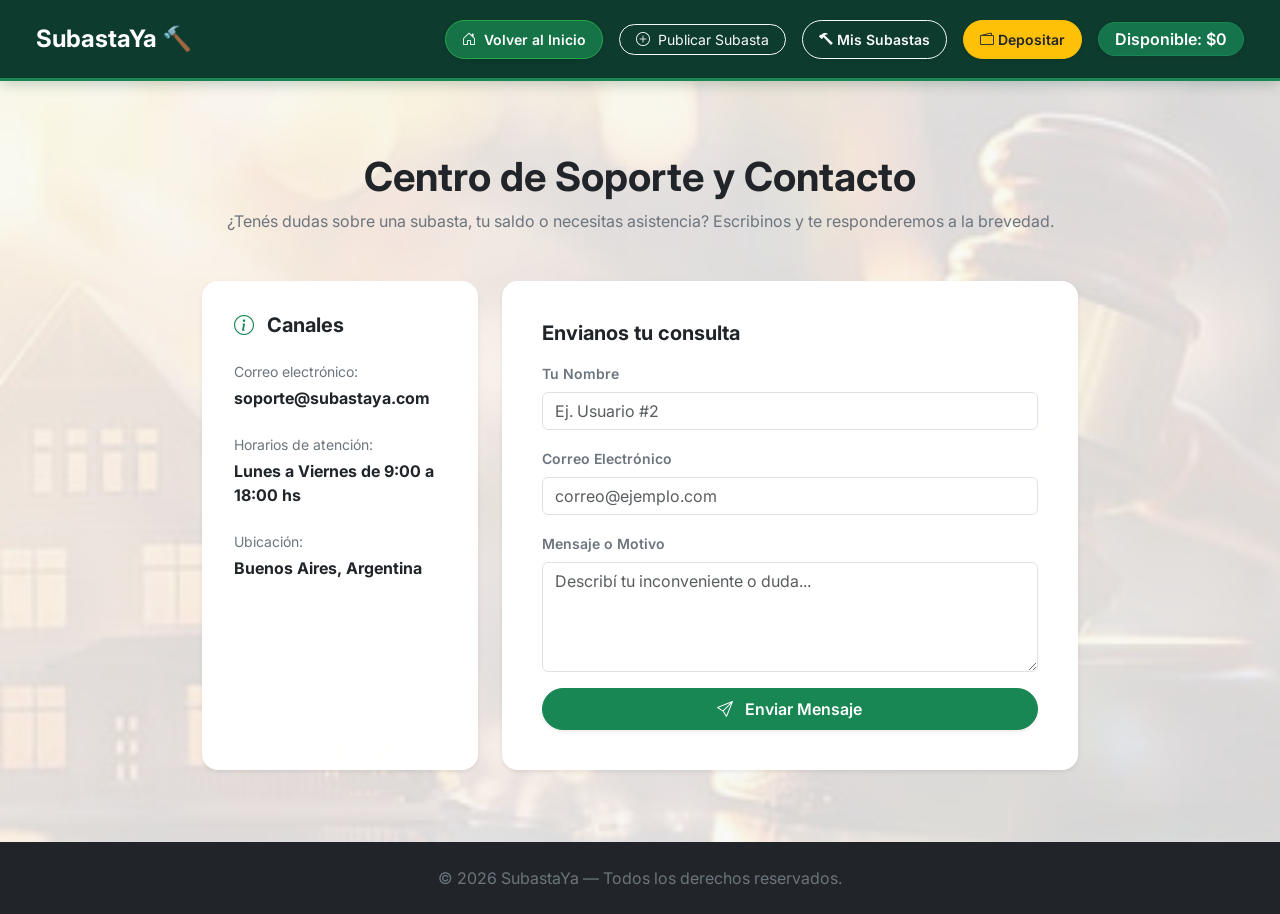
<file: Front-end/HTML/contacto.html>
<!DOCTYPE html>
<html lang="es">

<head>
    <meta charset="UTF-8">
    <meta name="viewport" content="width=device-width, initial-scale=1.0">
    <title>SubastaYa - Contacto y Soporte</title>

    <!-- Bootstrap 5 -->
    <link href="https://cdn.jsdelivr.net/npm/bootstrap@5.3.2/dist/css/bootstrap.min.css" rel="stylesheet">
    <!-- Bootstrap Icons -->
    <link rel="stylesheet" href="https://cdn.jsdelivr.net/npm/bootstrap-icons@1.11.3/font/bootstrap-icons.min.css">
    <!-- Google Fonts -->
    <link href="https://fonts.googleapis.com/css2?family=Inter:wght@300;400;500;600;700;800&display=swap" rel="stylesheet">

    <style>
        body {
            font-family: 'Inter', sans-serif;
            position: relative;
            min-height: 100vh;
        }
        body::before {
            content: "";
            position: fixed;
            top: 0;
            left: 0;
            width: 100%;
            height: 100%;
            background-image: url('../images/subasta.jpg');
            background-size: cover;
            background-position: center;
            opacity: 0.15;
            z-index: -1;
        }
        .card-contacto {
            background-color: rgba(255, 255, 255, 0.98) !important;
            border-radius: 1rem !important;
        }
        .btn-action-custom {
            transition: all 0.2s ease-in-out;
        }
        .btn-action-custom:hover {
            transform: translateY(-2px);
        }
    </style>
</head>

<body class="bg-light d-flex flex-column min-vh-100">

    <!-- =========================
         NAVBAR IDÉNTICO AL HOME
    ========================= -->
    <nav class="navbar navbar-expand-lg navbar-dark px-4 mb-5 py-3" style="background-color: #0d3b2e; border-bottom: 3px solid #198754; box-shadow: 0 4px 12px rgba(13, 59, 46, 0.2);">
        <div class="container-fluid">
            <!-- Logo -->
            <a class="navbar-brand fw-bold fs-4 text-white text-decoration-none" href="home.html">
                SubastaYa <span class="text-warning">🔨</span>
            </a>

            <div class="d-flex align-items-center flex-wrap gap-3">
                <!-- Botón de Volver al Inicio -->
                <a href="home.html" class="btn btn-success btn-sm rounded-pill px-3 py-2 fw-semibold d-inline-flex align-items-center gap-2 shadow-sm text-decoration-none" style="background-color: #157347; border: 1px solid #28a745;">
                    <i class="bi bi-house-door"></i> Volver al Inicio
                </a>

                

                <a href="crearSubasta.html" class="btn btn-outline-light btn-sm rounded-pill px-3">
                    <i class="bi bi-plus-circle me-1"></i> Publicar Subasta
                </a>

                <!-- Botón Mis Subastas -->
                <a href="miSubastas.html" class="btn btn-outline-light btn-sm rounded-pill px-3 py-2 fw-semibold d-inline-flex align-items-center gap-1 shadow-sm btn-action-custom text-decoration-none">
                    <i class="bi bi-hammer"></i> Mis Subastas
                </a>

                <!-- Botón Depositar -->
                <a href="depositar.html" class="btn btn-warning btn-sm rounded-pill px-3 py-2 fw-semibold d-inline-flex align-items-center gap-1 shadow-sm text-dark btn-action-custom text-decoration-none">
                    <i class="bi bi-wallet2"></i> Depositar
                </a>

                 <!-- Saldo de Billetera -->
                <div class="badge bg-success bg-opacity-75 border border-success px-3 py-2 rounded-pill fs-6 fw-semibold text-white shadow-sm" id="lblSaldo">
                    Disponible: $0
                </div>
            </div>
        </div>
    </nav>


    <!-- =========================
         CONTENIDO DE CONTACTO
    ========================= -->
    <main class="flex-grow-1">
        <div class="container py-4" style="max-width: 900px;">
            
            <!-- Título de la sección -->
            <div class="text-center mb-5">
                <h1 class="fw-bold text-dark mb-2">Centro de Soporte y Contacto</h1>
                <p class="text-secondary">¿Tenés dudas sobre una subasta, tu saldo o necesitas asistencia? Escribinos y te responderemos a la brevedad.</p>
            </div>

            <div class="row g-4">
                <!-- Información de contacto rápida -->
                <div class="col-md-4">
                    <div class="card card-contacto h-100 shadow-sm border-0 p-3">
                        <div class="card-body">
                            <h5 class="fw-bold text-dark mb-4"><i class="bi bi-info-circle text-success me-2"></i> Canales</h5>
                            
                            <div class="mb-4">
                                <p class="text-secondary small mb-1">Correo electrónico:</p>
                                <strong class="text-dark">soporte@subastaya.com</strong>
                            </div>

                            <div class="mb-4">
                                <p class="text-secondary small mb-1">Horarios de atención:</p>
                                <strong class="text-dark">Lunes a Viernes de 9:00 a 18:00 hs</strong>
                            </div>

                            <div>
                                <p class="text-secondary small mb-1">Ubicación:</p>
                                <strong class="text-dark">Buenos Aires, Argentina</strong>
                            </div>
                        </div>
                    </div>
                </div>

                <!-- Formulario de contacto -->
                <div class="col-md-8">
                    <div class="card card-contacto shadow-sm border-0 p-4">
                        <div class="card-body">
                            <h5 class="fw-bold text-dark mb-3">Envianos tu consulta</h5>
                            
                            <form onsubmit="event.preventDefault(); alert('¡Mensaje enviado con éxito! Nos pondremos en contacto pronto.');">
                                <div class="mb-3">
                                    <label for="nombre" class="form-label text-secondary small fw-semibold">Tu Nombre</label>
                                    <input type="text" class="form-control" id="nombre" placeholder="Ej. Usuario #2" required>
                                </div>

                                <div class="mb-3">
                                    <label for="email" class="form-label text-secondary small fw-semibold">Correo Electrónico</label>
                                    <input type="email" class="form-control" id="email" placeholder="correo@ejemplo.com" required>
                                </div>

                                <div class="mb-3">
                                    <label for="mensaje" class="form-label text-secondary small fw-semibold">Mensaje o Motivo</label>
                                    <textarea class="form-control" id="mensaje" rows="4" placeholder="Describí tu inconveniente o duda..." required></textarea>
                                </div>

                                <button type="submit" class="btn btn-success w-100 fw-semibold py-2 rounded-pill shadow-sm">
                                    <i class="bi bi-send me-2"></i> Enviar Mensaje
                                </button>
                            </form>
                        </div>
                    </div>
                </div>
            </div>

        </div>
    </main>


    <!-- =========================
         FOOTER
    ========================= -->
    <footer class="bg-dark text-white mt-5">
        <div class="container py-4 text-center text-secondary">
            <p class="mb-0">© 2026 SubastaYa — Todos los derechos reservados.</p>
        </div>
    </footer>

    <!-- Bootstrap JS -->
    <script src="https://cdn.jsdelivr.net/npm/bootstrap@5.3.2/dist/js/bootstrap.bundle.min.js"></script>
    <!-- JavaScript  -->
    <script type="module" src="../js/controller.js"></script>
</body>

</html>
</file>
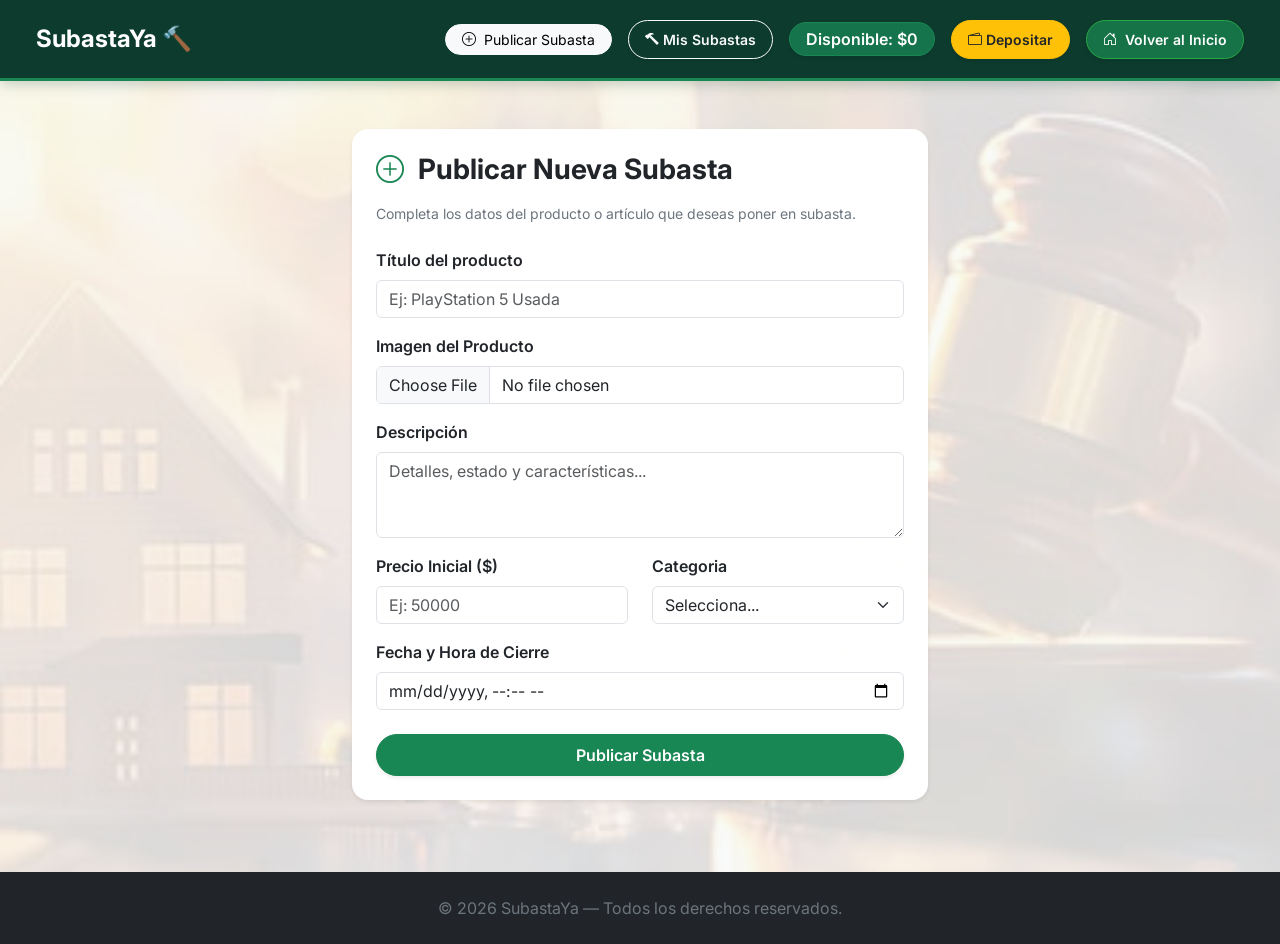
<file: Front-end/HTML/crearSubasta.html>
<!DOCTYPE html>
<html lang="es">

<head>
    <meta charset="UTF-8">
    <meta name="viewport" content="width=device-width, initial-scale=1.0">
    <title>SubastaYa - Crear Subasta</title>

    <!-- Bootstrap 5 -->
    <link href="https://cdn.jsdelivr.net/npm/bootstrap@5.3.2/dist/css/bootstrap.min.css" rel="stylesheet">
    <!-- Bootstrap Icons -->
    <link rel="stylesheet" href="https://cdn.jsdelivr.net/npm/bootstrap-icons@1.11.3/font/bootstrap-icons.min.css">
    <!-- Google Fonts -->
    <link href="https://fonts.googleapis.com/css2?family=Inter:wght@300;400;500;600;700;800&display=swap" rel="stylesheet">

    <style>
        body {
            font-family: 'Inter', sans-serif;
            position: relative;
            min-height: 100vh;
        }
        body::before {
            content: "";
            position: fixed;
            top: 0;
            left: 0;
            width: 100%;
            height: 100%;
            background-image: url('../images/subasta.jpg');
            background-size: cover;
            background-position: center;
            opacity: 0.15;
            z-index: -1;
        }
        .card-custom {
            background-color: rgba(255, 255, 255, 0.98) !important;
            border-radius: 1rem !important;
        }
        .btn-action-custom {
            transition: all 0.2s ease-in-out;
        }
        .btn-action-custom:hover {
            transform: translateY(-2px);
        }
    </style>
</head>

<body class="bg-light d-flex flex-column min-vh-100">

    <!-- =========================
         NAVBAR UNIFICADO
    ========================= -->
    <nav class="navbar navbar-expand-lg navbar-dark px-4 mb-4 py-3" style="background-color: #0d3b2e; border-bottom: 3px solid #198754; box-shadow: 0 4px 12px rgba(13, 59, 46, 0.2);">
        <div class="container-fluid">
            <!-- Logo -->
            <a class="navbar-brand fw-bold fs-4 text-white text-decoration-none" href="home.html">
                SubastaYa <span class="text-warning">🔨</span>
            </a>

            <div class="d-flex align-items-center flex-wrap gap-3">
                
                <a href="crearSubasta.html" class="btn btn-outline-light btn-sm rounded-pill px-3 active">
                    <i class="bi bi-plus-circle me-1"></i> Publicar Subasta
                </a>

                <!-- Botón Mis Subastas -->
                <a href="miSubastas.html" class="btn btn-outline-light btn-sm rounded-pill px-3 py-2 fw-semibold d-inline-flex align-items-center gap-1 shadow-sm btn-action-custom text-decoration-none">
                    <i class="bi bi-hammer"></i> Mis Subastas
                </a>

                <!-- Saldo de Billetera -->
                <div class="badge bg-success bg-opacity-75 border border-success px-3 py-2 rounded-pill fs-6 fw-semibold text-white shadow-sm" id="lblSaldo">
                    Disponible: $0
                </div>

                <!-- Botón Depositar -->
                <a href="depositar.html" class="btn btn-warning btn-sm rounded-pill px-3 py-2 fw-semibold d-inline-flex align-items-center gap-1 shadow-sm text-dark btn-action-custom text-decoration-none">
                    <i class="bi bi-wallet2"></i> Depositar
                </a>

                <!-- Botón de Volver al Inicio (Ubicado al final del nav) -->
                <a href="home.html" class="btn btn-success btn-sm rounded-pill px-3 py-2 fw-semibold d-inline-flex align-items-center gap-2 shadow-sm text-decoration-none" style="background-color: #157347; border: 1px solid #28a745;">
                    <i class="bi bi-house-door"></i> Volver al Inicio
                </a>
            </div>
        </div>
    </nav>

    <!-- =========================
         CONTENIDO PRINCIPAL
    ========================= -->
    <main class="flex-grow-1">
        <div class="container py-4" style="max-width: 600px;">
            <div class="card card-custom shadow-sm border-0 p-4">
                <h3 class="fw-bold text-dark mb-3"><i class="bi bi-plus-circle text-success me-2"></i> Publicar Nueva Subasta</h3>
                <p class="text-secondary small mb-4">Completa los datos del producto o artículo que deseas poner en subasta.</p>

                <form id="formCrearSubasta">
                    <div class="mb-3">
                        <label class="form-label fw-semibold">Título del producto</label>
                        <input type="text" id="titulo" class="form-control" required placeholder="Ej: PlayStation 5 Usada">
                    </div>

                    <div class="mb-3">
                    <label class="form-label fw-semibold">Imagen del Producto</label>
                    <input type="file" id="imagenFile" class="form-control" accept="image/png, image/jpeg, image/jpg" required>
                    </div>

                    <div class="mb-3">
                        <label class="form-label fw-semibold">Descripción</label>
                        <textarea id="descripcion" class="form-control" rows="3" required placeholder="Detalles, estado y características..."></textarea>
                    </div>

                    <div class="row">
                        <div class="col-md-6 mb-3">
                            <label class="form-label fw-semibold">Precio Inicial ($)</label>
                            <input type="number" id="precioInicial" class="form-control" required min="1" placeholder="Ej: 50000">
                        </div>
                        <div class="col-md-6 mb-3">
                            <label class="form-label fw-semibold">Categoria</label>
                            <select id="categoriaId" class="form-select" required>
                                <option value="">Selecciona...</option>
                                <option value="1">Tecnología</option>
                                    <option value="2">Coleccionables</option>
                                    <option value="3">Indumentaria</option>
                                    <option value="4">Vehiculos</option>
                            </select>
                        </div>
                    </div>

                    <div class="mb-4">
                        <label class="form-label fw-semibold">Fecha y Hora de Cierre</label>
                        <input type="datetime-local" id="fechaFin" class="form-control" required>
                    </div>

                    <button type="submit" class="btn btn-success w-100 py-2 fw-semibold rounded-pill shadow-sm">Publicar Subasta</button>
                </form>
            </div>
        </div>
    </main>

    <!-- =========================
         FOOTER
    ========================= -->
    <footer class="bg-dark text-white mt-5">
        <div class="container py-4 text-center text-secondary">
            <p class="mb-0">© 2026 SubastaYa — Todos los derechos reservados.</p>
        </div>
    </footer>

    <!-- Bootstrap JS -->
    <script src="https://cdn.jsdelivr.net/npm/bootstrap@5.3.2/dist/js/bootstrap.bundle.min.js"></script>
    <!-- Controlador JS  -->
    <script type="module" src="../js/controller.js"></script>
</body>

</html>
</file>
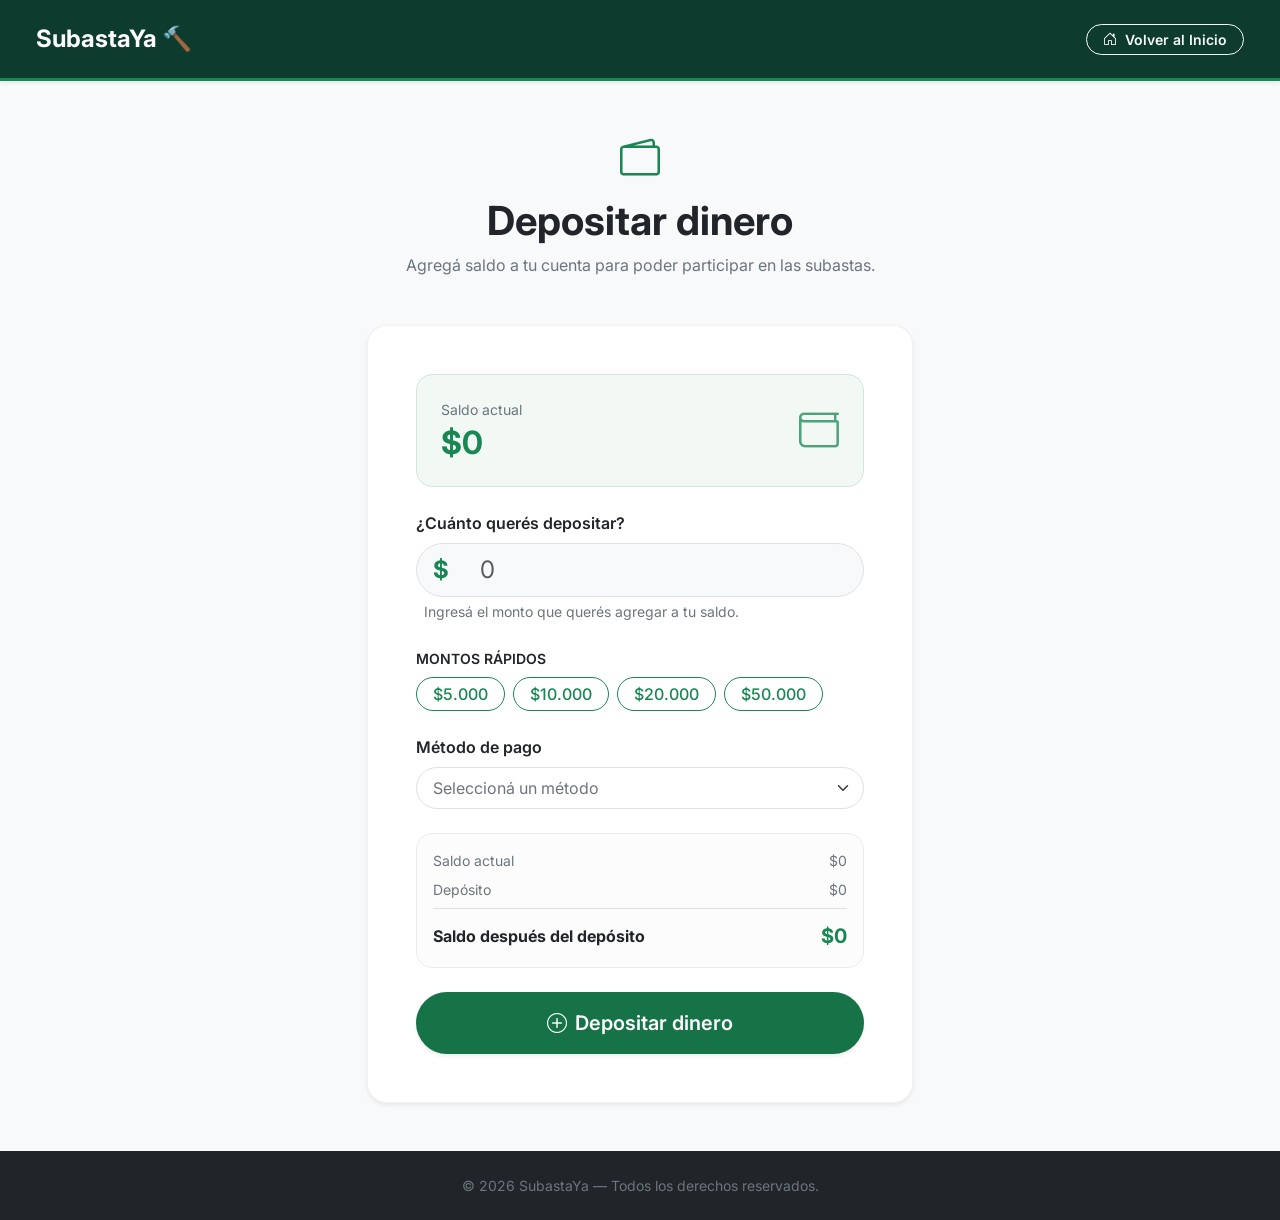
<file: Front-end/HTML/depositar.html>
<!DOCTYPE html>
<html lang="es">

<head>
    <meta charset="UTF-8">
    <meta name="viewport" content="width=device-width, initial-scale=1.0">
    <title>SubastaYa - Depositar Dinero</title>

    <!-- Bootstrap 5 -->
    <link href="https://cdn.jsdelivr.net/npm/bootstrap@5.3.2/dist/css/bootstrap.min.css" rel="stylesheet">
    <!-- Bootstrap Icons -->
    <link rel="stylesheet" href="https://cdn.jsdelivr.net/npm/bootstrap-icons@1.11.3/font/bootstrap-icons.min.css">
    <!-- Google Fonts -->
    <link href="https://fonts.googleapis.com/css2?family=Inter:wght@300;400;500;600;700;800&display=swap" rel="stylesheet">

    <style>
        body {
            font-family: 'Inter', sans-serif;
            position: relative;
            min-height: 100vh;
            background-color: #f8f9fa;
        }
        body::before {
            content: "";
            position: fixed;
            top: 0;
            left: 0;
            width: 100%;
            height: 100%;
            background-image: url('https://images.unsplash.com/photo-1526304640581-d334cdbbf45e?q=80&w=1920&auto=format&fit=crop');
            background-size: cover;
            background-position: center;
            opacity: 0.15;
            z-index: -1;
        }
        .card-custom {
            background-color: #ffffff !important;
            border-radius: 1.25rem !important;
            border: 1px solid rgba(0, 0, 0, 0.05);
        }
        .card-saldo {
            background-color: #f2f9f5 !important;
            border: 1px solid #d1e7dd;
            border-radius: 1rem !important;
        }
        .card-resumen {
            background-color: #fcfcfc !important;
            border: 1px solid #e9ecef;
            border-radius: 1rem !important;
        }
        .btn-monto-rapido {
            border: 1px solid #198754;
            color: #198754;
            background-color: transparent;
            border-radius: 50rem;
            transition: all 0.2s ease-in-out;
            font-weight: 500;
        }
        .btn-monto-rapido:hover, .btn-monto-rapido.active {
            background-color: #198754;
            color: #ffffff;
        }
        .btn-action-custom {
            background-color: #157347;
            border: none;
            transition: all 0.2s ease-in-out;
        }
        .btn-action-custom:hover {
            background-color: #146c43;
            transform: translateY(-2px);
        }
    </style>
</head>

<body class="d-flex flex-column min-vh-100">

    <!-- =========================
        NAVBAR COMPACTO
    ========================== -->
    <nav class="navbar navbar-dark px-4 py-3 shadow-sm" style="background-color: #0d3b2e; border-bottom: 3px solid #198754;">
        <div class="container-fluid d-flex justify-content-between align-items-center">
            <a class="navbar-brand fw-bold fs-4 text-white text-decoration-none" href="home.html">
                SubastaYa <span class="text-warning">🔨</span>
            </a>
            <div class="d-flex align-items-center gap-3">
                <a href="home.html" class="btn btn-outline-light btn-sm rounded-pill px-3 fw-semibold">
                    <i class="bi bi-house-door me-1"></i> Volver al Inicio
                </a>
            </div>
        </div>
    </nav>

    <!-- =========================
        CONTENIDO PRINCIPAL
    ========================== -->
    <main class="flex-grow-1 py-5">
        <div class="container">
            
            <!-- Encabezado de la Sección -->
            <div class="text-center mb-5">
                <div class="text-success mb-2">
                    <i class="bi bi-wallet2 fs-1"></i>
                </div>
                <h1 class="fw-bold text-dark display-6">Depositar dinero</h1>
                <p class="text-secondary">Agregá saldo a tu cuenta para poder participar en las subastas.</p>
            </div>

            <!-- Tarjeta Central de Depósito -->
            <div class="row justify-content-center">
                <div class="col-md-8 col-lg-6">
                    <div class="card card-custom shadow-sm p-4 p-md-5">

                        <!-- 1. Saldo Actual -->
                        <div class="card card-saldo p-4 mb-4 d-flex flex-row justify-content-between align-items-center shadow-none">
                            <div>
                                <span class="text-secondary small d-block mb-1">Saldo actual</span>
                                <h2 class="fw-bold text-success mb-0" id="lblSaldoActual">$0</h2>
                            </div>
                            <div class="text-success fs-1 opacity-75">
                                <i class="bi bi-wallet"></i>
                            </div>
                        </div>

                        <!-- 2. Input de Monto -->
                        <div class="mb-4">
                            <label for="inputMonto" class="form-label fw-semibold text-dark">¿Cuánto querés depositar?</label>
                            <div class="input-group input-group-lg bg-light rounded-pill border overflow-hidden px-2 shadow-none" style="border-color: #dee2e6 !important;">
                                <span class="input-group-text bg-transparent border-0 text-success ps-2 fs-4 fw-bold">$</span>
                                <input type="number" id="inputMonto" class="form-control bg-transparent border-0 shadow-none fs-4 text-dark" placeholder="0" min="1">
                            </div>
                            <small class="text-secondary mt-1 d-block ms-2">Ingresá el monto que querés agregar a tu saldo.</small>
                        </div>

                        <!-- 3. Montos Rápidos -->
                        <div class="mb-4">
                            <label class="form-label fw-semibold text-dark small text-uppercase tracking-wider">Montos rápidos</label>
                            <div class="d-flex flex-wrap gap-2">
                                <button type="button" class="btn btn-monto-rapido px-3 py-1 btn-monto" data-valor="5000">$5.000</button>
                                <button type="button" class="btn btn-monto-rapido px-3 py-1 btn-monto" data-valor="10000">$10.000</button>
                                <button type="button" class="btn btn-monto-rapido px-3 py-1 btn-monto" data-valor="20000">$20.000</button>
                                <button type="button" class="btn btn-monto-rapido px-3 py-1 btn-monto" data-valor="50000">$50.000</button>
                            </div>
                        </div>

                        <!-- 4. Método de Pago -->
                        <div class="mb-4">
                            <label for="selectMetodoPago" class="form-label fw-semibold text-dark">Método de pago</label>
                            <select id="selectMetodoPago" class="form-select form-select-lg rounded-pill shadow-none fs-6 text-secondary">
                                <option value="" selected disabled>Seleccioná un método</option>
                                <option value="tarjeta">Tarjeta de Crédito / Débito</option>
                                <option value="transferencia">Transferencia Bancaria (Alias/CVU)</option>
                                <option value="mercadopago">Mercado Pago</option>
                            </select>
                        </div>

                        <!-- 5. Resumen de Transacción -->
                        <div class="card card-resumen p-3 mb-4 shadow-none">
                            <div class="d-flex justify-content-between mb-2 small text-secondary">
                                <span>Saldo actual</span>
                                <span id="resumenSaldoActual">$0</span>
                            </div>
                            <div class="d-flex justify-content-between mb-2 small text-secondary border-bottom pb-2">
                                <span>Depósito</span>
                                <span id="resumenDeposito">$0</span>
                            </div>
                            <div class="d-flex justify-content-between align-items-center pt-1">
                                <span class="fw-bold text-dark">Saldo después del depósito</span>
                                <span class="fw-bold text-success fs-5" id="resumenTotalFinal">$0</span>
                            </div>
                        </div>

                        <!-- Botón de Acción -->
                        <button type="button" id="btnConfirmarDeposito" class="btn btn-action-custom btn-lg rounded-pill w-100 text-white fw-semibold py-3 shadow-sm d-flex align-items-center justify-content-center gap-2">
                            <i class="bi bi-plus-circle fs-5"></i> Depositar dinero
                        </button>

                    </div>
                </div>
            </div>

        </div>
    </main>

    <!-- Footer -->
    <footer class="bg-dark text-white py-4 mt-auto">
        <div class="container text-center text-secondary small">
            © 2026 SubastaYa — Todos los derechos reservados.
        </div>
    </footer>

    <!-- Bootstrap JS -->
    <script src="https://cdn.jsdelivr.net/npm/bootstrap@5.3.2/dist/js/bootstrap.bundle.min.js"></script>

    <script type="module" src="../js/controller.js"></script>

</body>
</html>
</file>
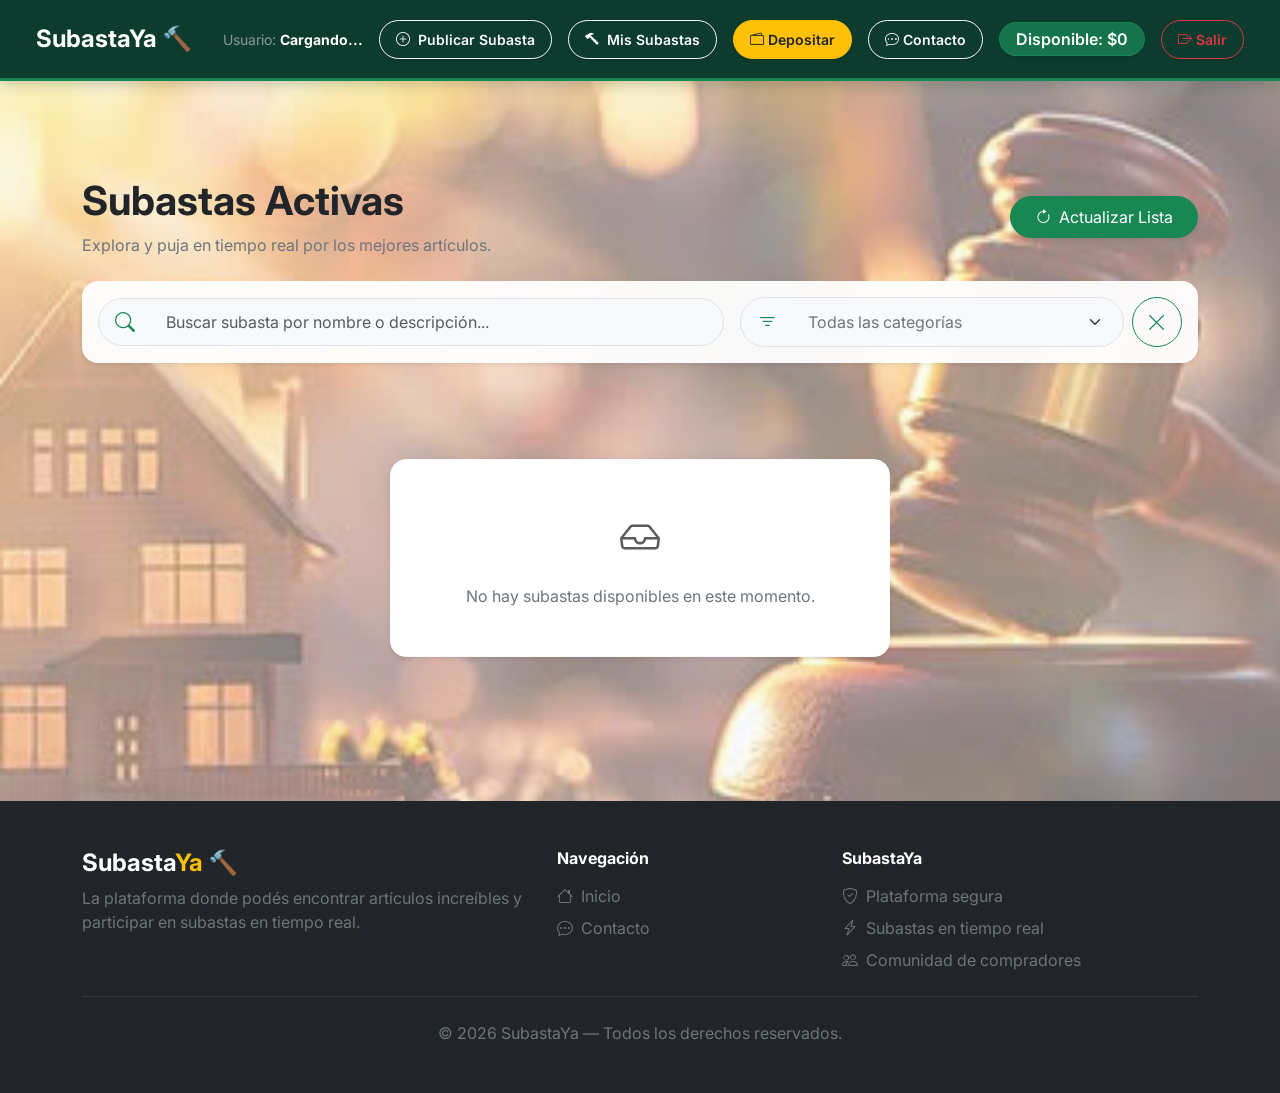
<file: Front-end/HTML/home.html>
<!DOCTYPE html>
<html lang="es">

<head>
    <meta charset="UTF-8">
    <meta name="viewport" content="width=device-width, initial-scale=1.0">
    <title>SubastaYa - Panel Principal</title>

    <!-- Bootstrap 5 -->
    <link href="https://cdn.jsdelivr.net/npm/bootstrap@5.3.2/dist/css/bootstrap.min.css" rel="stylesheet">
    <!-- Bootstrap Icons -->
    <link rel="stylesheet" href="https://cdn.jsdelivr.net/npm/bootstrap-icons@1.11.3/font/bootstrap-icons.min.css">
    <!-- Google Fonts -->
    <link href="https://fonts.googleapis.com/css2?family=Inter:wght@300;400;500;600;700;800&display=swap" rel="stylesheet">

    <style>
        body {
            font-family: 'Inter', sans-serif;
            position: relative;
            min-height: 100vh;
        }
        /* Fondo con opacidad */
        body::before {
            content: "";
            position: fixed;
            top: 0;
            left: 0;
            width: 100%;
            height: 100%;
            background-image: url('../images/subasta.jpg');
            background-size: cover;
            background-position: center;
            opacity: 0.55;
            z-index: -1;
        }
        .card-subasta {
            transition: transform 0.2s ease, box-shadow 0.2s ease;
            background-color: rgba(255, 255, 255, 0.98) !important;
            border-radius: 1rem !important;
        }
        .card-subasta:hover {
            transform: translateY(-5px);
            box-shadow: 0 1rem 2rem rgba(0, 0, 0, 0.08) !important;
        }
        .btn-action-custom {
            transition: all 0.2s ease-in-out;
        }
        .btn-action-custom:hover {
            transform: translateY(-2px);
        }
        .btn-outline-light-custom:hover {
            background-color: #ffffff !important;
            color: #0d3b2e !important;
            border-color: #ffffff !important;
        }
    </style>
</head>

<body class="bg-light d-flex flex-column min-vh-100">

    <!-- =========================
          NAVBAR
    ================         ========= -->
    <nav class="navbar navbar-expand-lg navbar-dark px-4 mb-5 py-3" style="background-color: #0d3b2e; border-bottom: 3px solid #198754; box-shadow: 0 4px 12px rgba(13, 59, 46, 0.2);">
        <div class="container-fluid">
            <!-- Logo -->
            <a class="navbar-brand fw-bold fs-4 text-white text-decoration-none" href="home.html">
                SubastaYa <span class="text-warning">🔨</span>
            </a>

            <div class="d-flex align-items-center flex-wrap gap-3">
                <div class="text-white-50 small d-none d-md-block">
                    Usuario: <strong class="text-white" id="lblUsuario">Cargando...</strong>
                </div>

                <!-- Botón Publicar Subasta -->
                <a href="crearSubasta.html" class="btn btn-outline-light btn-sm rounded-pill px-3 py-2 fw-semibold d-inline-flex align-items-center gap-1 shadow-sm btn-action-custom text-decoration-none btn-outline-light-custom">
                    <i class="bi bi-plus-circle me-1"></i> Publicar Subasta
                </a>

                <!-- Botón Mis Subastas -->
                <a href="miSubastas.html" class="btn btn-outline-light btn-sm rounded-pill px-3 py-2 fw-semibold d-inline-flex align-items-center gap-1 shadow-sm btn-action-custom text-decoration-none btn-outline-light-custom">
                    <i class="bi bi-hammer me-1"></i> Mis Subastas
                </a>

                <!-- Botón Depositar -->
                <a href="depositar.html" class="btn btn-warning btn-sm rounded-pill px-3 py-2 fw-semibold d-inline-flex align-items-center gap-1 shadow-sm text-dark btn-action-custom text-decoration-none">
                    <i class="bi bi-wallet2"></i> Depositar
                </a>

                <!-- Botón de Contacto -->
                <a href="contacto.html" class="btn btn-outline-light btn-sm rounded-pill px-3 py-2 fw-semibold d-inline-flex align-items-center gap-1 shadow-sm btn-action-custom text-decoration-none btn-outline-light-custom">
                    <i class="bi bi-chat-dots"></i> Contacto
                </a>

                 <!-- Saldo de Billetera -->
                <div class="badge bg-success bg-opacity-75 border border-success px-3 py-2 rounded-pill fs-6 fw-semibold text-white shadow-sm" id="lblSaldo">
                    Disponible: $0
                </div>

                <!-- Botón Cerrar Sesión -->
                <button id="btnCerrarSesion" class="btn btn-outline-danger btn-sm rounded-pill px-3 py-2 fw-semibold d-inline-flex align-items-center gap-1 shadow-sm btn-action-custom">
                    <i class="bi bi-box-arrow-right"></i> Salir
                </button>
            </div>
        </div>
    </nav>

    <!-- =========================
          CONTENIDO
    ================         ========= -->
    <main class="flex-grow-1">
        <div class="container py-5">

            <!-- Título y Botón Actualizar -->
            <div class="d-flex flex-column flex-md-row justify-content-between align-items-md-center gap-3 mb-4">
                <div>
                    <h1 class="fw-bold text-dark mb-2">
                        Subastas Activas
                    </h1>
                    <p class="text-secondary mb-0">
                        Explora y puja en tiempo real por los mejores artículos.
                    </p>
                </div>

                <button class="btn btn-success rounded-pill px-4 py-2 shadow-sm btn-action-custom d-flex align-items-center justify-content-center gap-2" id="btnActualizar">
                    <i class="bi bi-arrow-clockwise"></i>
                    Actualizar Lista
                </button>
            </div>

            <!-- =========================
                SECCIÓN DE FILTROS
            ================         ========= -->
            <div class="card border-0 shadow-sm rounded-4 p-3 mb-5" style="background-color: rgba(255, 255, 255, 0.95); backdrop-filter: blur(10px);">
                <div class="row g-3 align-items-center">
                    <!-- Filtrar por texto (Buscador) -->
                    <div class="col-lg-7">
                        <div class="input-group input-group-lg bg-light rounded-pill border overflow-hidden px-2 shadow-none" style="border-color: #dee2e6 !important;">
                            <span class="input-group-text bg-transparent border-0 text-success ps-2">
                                <i class="bi bi-search fs-5"></i>
                            </span>
                            <input type="text" id="inputBuscar" class="form-control bg-transparent border-0 shadow-none fs-6 text-dark" placeholder="Buscar subasta por nombre o descripción...">
                        </div>
                    </div>

                    <!-- Selector de categoría y Botón de limpiar -->
                    <div class="col-lg-5">
                        <div class="d-flex gap-2">
                            <div class="input-group input-group-lg bg-light rounded-pill border overflow-hidden px-2 flex-grow-1 shadow-none" style="border-color: #dee2e6 !important;">
                                <span class="input-group-text bg-transparent border-0 text-success ps-2">
                                    <i class="bi bi-filter fs-5"></i>
                                </span>
                                <select id="selectFiltroEstado" class="form-select bg-transparent border-0 shadow-none fs-6 text-secondary cursor-pointer">
                                    <option value="todos" selected>Todas las categorías</option>
                                    <option value="1">Tecnología</option>
                                    <option value="2">Coleccionables</option>
                                    <option value="3">Indumentaria</option>
                                    <option value="4">Vehiculos</option>
                                </select>
                            </div>

                            <button id="btnLimpiarFiltros" class="btn btn-outline-success btn-lg rounded-pill px-3 btn-action-custom text-nowrap d-flex align-items-center justify-content-center" title="Limpiar filtros" style="width: 50px; height: 50px;">
                                <i class="bi bi-x-lg"></i>
                            </button>
                        </div>
                    </div>
                </div>
            </div>

            <!-- =========================
                SUBASTAS
            ================         ========= -->
            <div class="row g-4" id="contenedorSubastas">
                <!-- Spinner de Carga Inicial -->
                <div class="col-12 text-center py-5">
                    <div class="spinner-border text-success" role="status" style="width: 3rem; height: 3rem;"></div>
                    <p class="text-secondary mt-3">
                        Cargando subastas activas...
                    </p>
                </div>
            </div>

        </div>
    </main>

    <!-- =========================
          FOOTER
    ================         ========= -->
    <footer class="bg-dark text-white mt-5">
        <div class="container py-5">
            <div class="row g-4">
                <!-- Información -->
                <div class="col-md-5">
                    <h4 class="fw-bold">
                        Subasta<span class="text-warning">Ya</span> 🔨
                    </h4>
                    <p class="text-secondary mb-0">
                        La plataforma donde podés encontrar artículos increíbles y participar en subastas en tiempo real.
                    </p>
                </div>

                <!-- Navegación -->
                <div class="col-md-3">
                    <h6 class="fw-bold mb-3">Navegación</h6>
                    <div class="d-flex flex-column gap-2">
                        <a href="home.html" class="text-secondary text-decoration-none">
                            <i class="bi bi-house me-2"></i>Inicio
                        </a>
                        <a href="contacto.html" class="text-secondary text-decoration-none">
                            <i class="bi bi-chat-dots me-2"></i>Contacto
                        </a>
                    </div>
                </div>

                <!-- Características -->
                <div class="col-md-4">
                    <h6 class="fw-bold mb-3">SubastaYa</h6>
                    <p class="text-secondary mb-2">
                        <i class="bi bi-shield-check me-2"></i>Plataforma segura
                    </p>
                    <p class="text-secondary mb-2">
                        <i class="bi bi-lightning-charge me-2"></i>Subastas en tiempo real
                    </p>
                    <p class="text-secondary mb-0">
                        <i class="bi bi-people me-2"></i>Comunidad de compradores
                    </p>
                </div>
            </div>

            <hr class="border-secondary my-4">

            <div class="text-center text-secondary">
                © 2026 SubastaYa — Todos los derechos reservados.
            </div>
        </div>
    </footer>

    <!-- Bootstrap JS -->
    <script src="https://cdn.jsdelivr.net/npm/bootstrap@5.3.2/dist/js/bootstrap.bundle.min.js"></script>
    
    <!-- JavaScript de la aplicación -->
    <script type="module" src="../js/controller.js"></script>

</body>
</html>
</file>
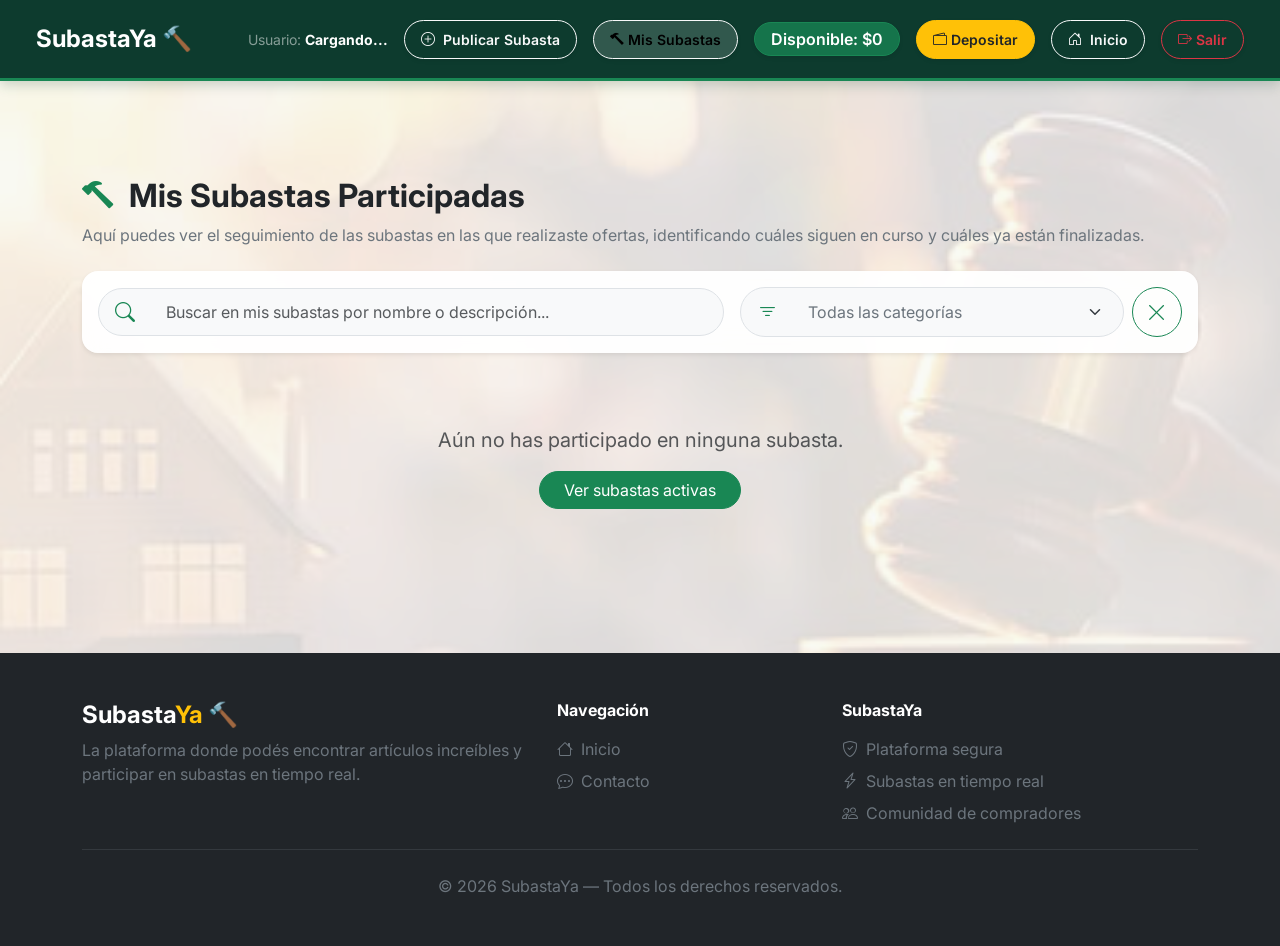
<file: Front-end/HTML/miSubastas.html>
<!DOCTYPE html>
<html lang="es">

<head>
    <meta charset="UTF-8">
    <meta name="viewport" content="width=device-width, initial-scale=1.0">
    <title>SubastaYa - Mis Subastas</title>

    <!-- Bootstrap 5 -->
    <link href="https://cdn.jsdelivr.net/npm/bootstrap@5.3.2/dist/css/bootstrap.min.css" rel="stylesheet">
    <!-- Bootstrap Icons -->
    <link rel="stylesheet" href="https://cdn.jsdelivr.net/npm/bootstrap-icons@1.11.3/font/bootstrap-icons.min.css">
    <!-- Google Fonts -->
    <link href="https://fonts.googleapis.com/css2?family=Inter:wght@300;400;500;600;700;800&display=swap" rel="stylesheet">

    <style>
        body {
            font-family: 'Inter', sans-serif;
            position: relative;
            min-height: 100vh;
        }
        body::before {
            content: "";
            position: fixed;
            top: 0;
            left: 0;
            width: 100%;
            height: 100%;
            background-image: url('../images/subasta.jpg');
            background-size: cover;
            background-position: center;
            opacity: 0.15;
            z-index: -1;
        }
        .card-subasta {
            transition: transform 0.2s ease, box-shadow 0.2s ease;
            background-color: rgba(255, 255, 255, 0.98) !important;
            border-radius: 1rem !important;
        }
        .card-subasta:hover {
            transform: translateY(-5px);
            box-shadow: 0 1rem 2rem rgba(0, 0, 0, 0.08) !important;
        }
        .btn-action-custom {
            transition: all 0.2s ease-in-out;
        }
        .btn-action-custom:hover {
            transform: translateY(-2px);
        }
        .btn-outline-light-custom:hover {
            background-color: #ffffff !important;
            color: #0d3b2e !important;
            border-color: #ffffff !important;
        }
    </style>
</head>

<body class="bg-light d-flex flex-column min-vh-100">

    <!-- =========================
          NAVBAR UNIFICADO
    ================         ========= -->
    <nav class="navbar navbar-expand-lg navbar-dark px-4 mb-5 py-3" style="background-color: #0d3b2e; border-bottom: 3px solid #198754; box-shadow: 0 4px 12px rgba(13, 59, 46, 0.2);">
        <div class="container-fluid">
            <!-- Logo -->
            <a class="navbar-brand fw-bold fs-4 text-white text-decoration-none" href="home.html">
                SubastaYa <span class="text-warning">🔨</span>
            </a>

            <div class="d-flex align-items-center flex-wrap gap-3">
                <div class="text-white-50 small d-none d-md-block">
                    Usuario: <strong class="text-white" id="lblUsuario">Cargando...</strong>
                </div>

                <!-- Botón Publicar Subasta -->
                <a href="crearSubasta.html" class="btn btn-outline-light btn-sm rounded-pill px-3 py-2 fw-semibold d-inline-flex align-items-center gap-1 shadow-sm btn-action-custom text-decoration-none btn-outline-light-custom">
                    <i class="bi bi-plus-circle me-1"></i> Publicar Subasta
                </a>

                <!-- Botón Mis Subastas (Activo / Destacado) -->
                <a href="miSubastas.html" class="btn btn-outline-light btn-sm rounded-pill px-3 py-2 fw-semibold d-inline-flex align-items-center gap-1 shadow-sm btn-action-custom text-decoration-none btn-outline-light-custom active" style="background-color: rgba(255,255,255,0.15);">
                    <i class="bi bi-hammer"></i> Mis Subastas
                </a>

                <!-- Saldo de Billetera -->
                <div class="badge bg-success bg-opacity-75 border border-success px-3 py-2 rounded-pill fs-6 fw-semibold text-white shadow-sm" id="lblSaldo">
                    Disponible: $0
                </div>

                <!-- Botón Depositar -->
                <a href="depositar.html" class="btn btn-warning btn-sm rounded-pill px-3 py-2 fw-semibold d-inline-flex align-items-center gap-1 shadow-sm text-dark btn-action-custom text-decoration-none">
                    <i class="bi bi-wallet2"></i> Depositar
                </a>

               

                <!-- Botón de Inicio / Volver -->
                <a href="home.html" class="btn btn-outline-light btn-sm rounded-pill px-3 py-2 fw-semibold d-inline-flex align-items-center gap-2 shadow-sm text-decoration-none btn-outline-light-custom">
                    <i class="bi bi-house-door"></i> Inicio
                </a>

                <!-- Botón Cerrar Sesión -->
                <button id="btnCerrarSesion" onclick="sessionStorage.clear(); window.location.href='../login.html';" class="btn btn-outline-danger btn-sm rounded-pill px-3 py-2 fw-semibold d-inline-flex align-items-center gap-1 shadow-sm btn-action-custom">
                    <i class="bi bi-box-arrow-right"></i> Salir
                </button>
            </div>
        </div>
    </nav>

    <!-- =========================
          CONTENIDO PRINCIPAL
    ================         ========= -->
    <main class="flex-grow-1">
        <div class="container py-5">
            <div class="mb-4">
                <h2 class="fw-bold text-dark mb-2">
                    <i class="bi bi-hammer text-success me-2"></i> Mis Subastas Participadas
                </h2>
                <p class="text-secondary">
                    Aquí puedes ver el seguimiento de las subastas en las que realizaste ofertas, identificando cuáles siguen en curso y cuáles ya están finalizadas.
                </p>
            </div>

            <!-- =========================
                 SECCIÓN DE FILTROS
            ================         ========= -->
            <div class="card border-0 shadow-sm rounded-4 p-3 mb-4" style="background-color: rgba(255, 255, 255, 0.95); backdrop-filter: blur(10px);">
                <div class="row g-3 align-items-center">
                    <!-- Filtrar por texto (Buscador) -->
                    <div class="col-lg-7">
                        <div class="input-group input-group-lg bg-light rounded-pill border overflow-hidden px-2 shadow-none" style="border-color: #dee2e6 !important;">
                            <span class="input-group-text bg-transparent border-0 text-success ps-2">
                                <i class="bi bi-search fs-5"></i>
                            </span>
                            <input type="text" id="inputBuscar" class="form-control bg-transparent border-0 shadow-none fs-6 text-dark" placeholder="Buscar en mis subastas por nombre o descripción...">
                        </div>
                    </div>

                    <!-- Selector de categoría y Botón de limpiar -->
                    <div class="col-lg-5">
                        <div class="d-flex gap-2">
                            <div class="input-group input-group-lg bg-light rounded-pill border overflow-hidden px-2 flex-grow-1 shadow-none" style="border-color: #dee2e6 !important;">
                                <span class="input-group-text bg-transparent border-0 text-success ps-2">
                                    <i class="bi bi-filter fs-5"></i>
                                </span>
                                <select id="selectFiltroEstado" class="form-select bg-transparent border-0 shadow-none fs-6 text-secondary cursor-pointer">
                                    <option value="todos" selected>Todas las categorías</option>
                                    <option value="1">Tecnología</option>
                                    <option value="2">Coleccionables</option>
                                    <option value="3">Indumentaria</option>
                                    <option value="4">Vehiculos</option>
                                </select>
                            </div>

                            <button id="btnLimpiarFiltros" class="btn btn-outline-success btn-lg rounded-pill px-3 btn-action-custom text-nowrap d-flex align-items-center justify-content-center" title="Limpiar filtros" style="width: 50px; height: 50px;">
                                <i class="bi bi-x-lg"></i>
                            </button>
                        </div>
                    </div>
                </div>
            </div>

            <div class="row g-4" id="contenedorSubastas">
                <div class="col-12 text-center py-5">
                    <div class="spinner-border text-success" role="status"></div>
                    <p class="text-secondary mt-2">Cargando tus subastas...</p>
                </div>
            </div>
        </div>
    </main>

    <!-- =========================
          FOOTER
    ================         ========= -->
    <footer class="bg-dark text-white mt-5">
        <div class="container py-5">
            <div class="row g-4">
                <div class="col-md-5">
                    <h4 class="fw-bold">
                        Subasta<span class="text-warning">Ya</span> 🔨
                    </h4>
                    <p class="text-secondary mb-0">
                        La plataforma donde podés encontrar artículos increíbles y participar en subastas en tiempo real.
                    </p>
                </div>
                <div class="col-md-3">
                    <h6 class="fw-bold mb-3">Navegación</h6>
                    <div class="d-flex flex-column gap-2">
                        <a href="home.html" class="text-secondary text-decoration-none">
                            <i class="bi bi-house me-2"></i>Inicio
                        </a>
                        <a href="contacto.html" class="text-secondary text-decoration-none">
                            <i class="bi bi-chat-dots me-2"></i>Contacto
                        </a>
                    </div>
                </div>
                <div class="col-md-4">
                    <h6 class="fw-bold mb-3">SubastaYa</h6>
                    <p class="text-secondary mb-2">
                        <i class="bi bi-shield-check me-2"></i>Plataforma segura
                    </p>
                    <p class="text-secondary mb-2">
                        <i class="bi bi-lightning-charge me-2"></i>Subastas en tiempo real
                    </p>
                    <p class="text-secondary mb-0">
                        <i class="bi bi-people me-2"></i>Comunidad de compradores
                    </p>
                </div>
            </div>
            <hr class="border-secondary my-4">
            <div class="text-center text-secondary">
                © 2026 SubastaYa — Todos los derechos reservados.
            </div>
        </div>
    </footer>

    <!-- Bootstrap JS -->
    <script src="https://cdn.jsdelivr.net/npm/bootstrap@5.3.2/dist/js/bootstrap.bundle.min.js"></script>
    <!-- JavaScript del controlador -->
    <script type="module" src="../js/controller.js"></script>
</body>

</html>
</file>
